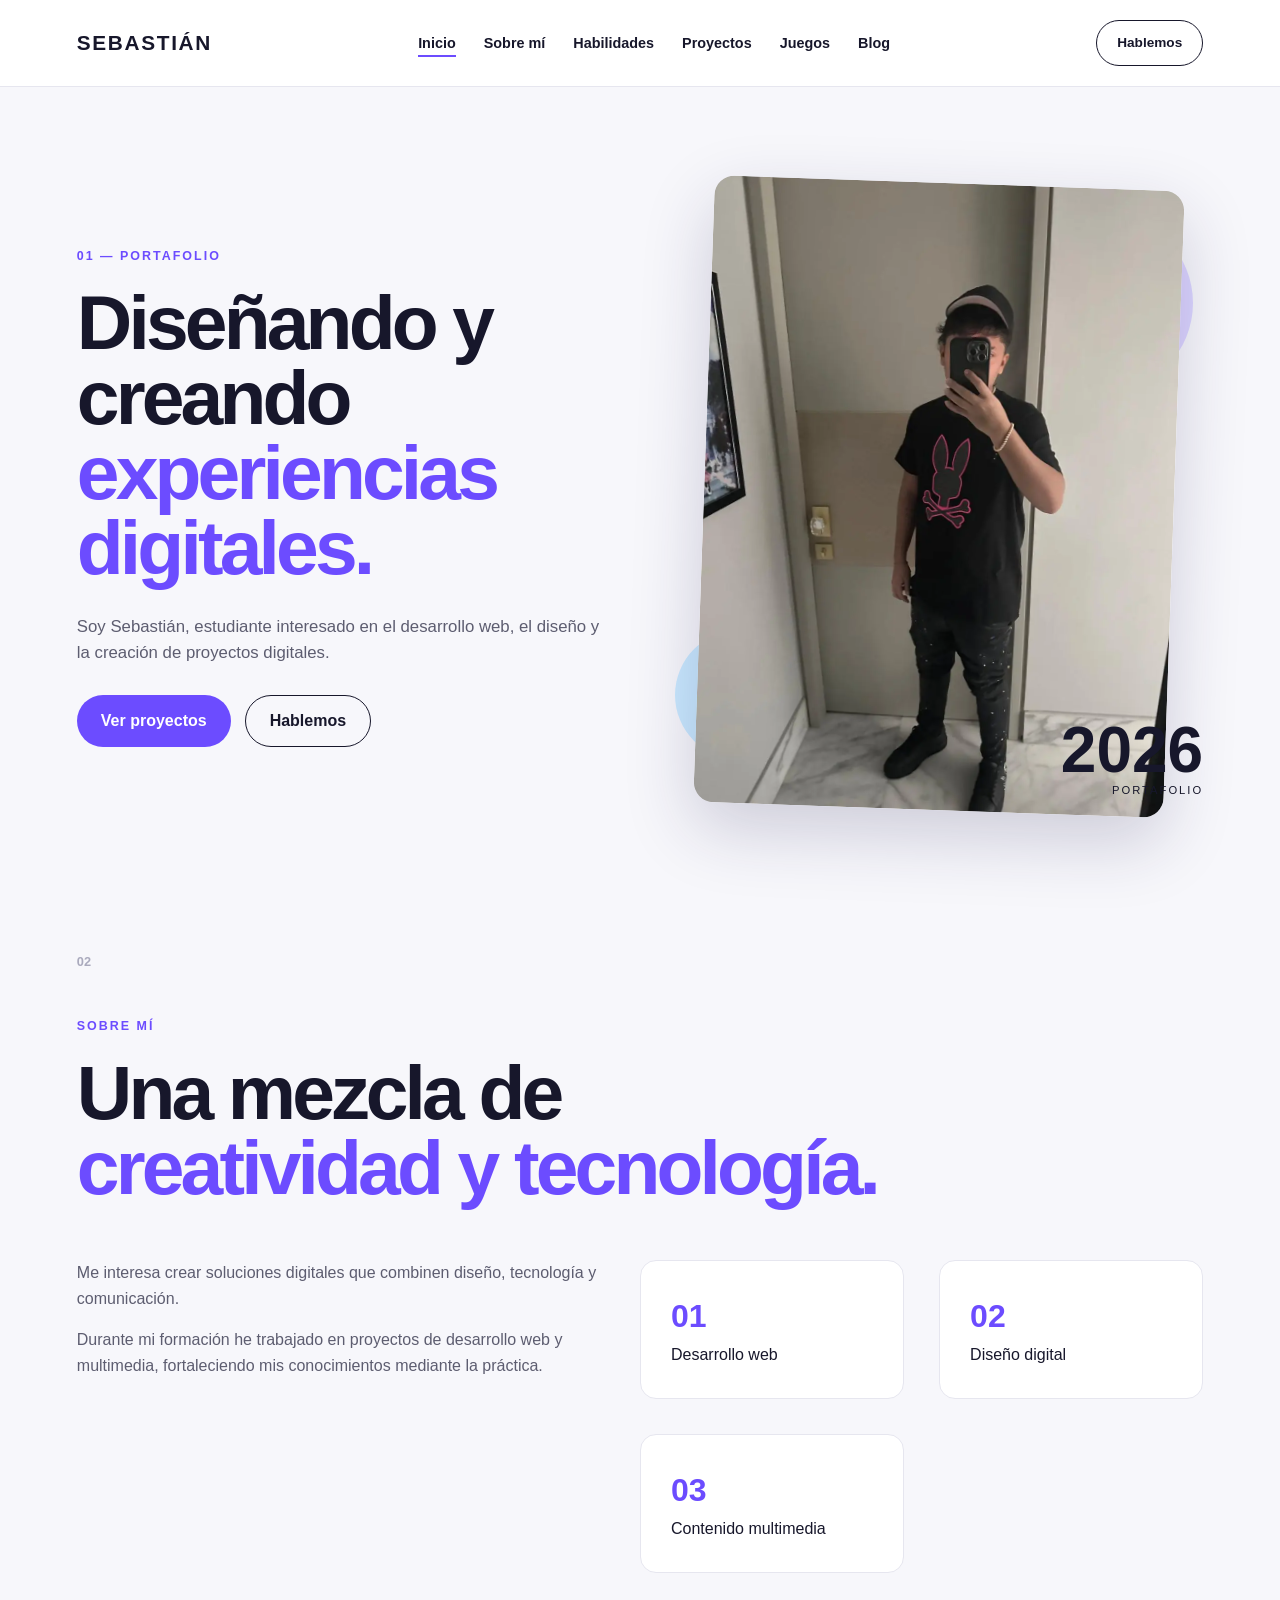
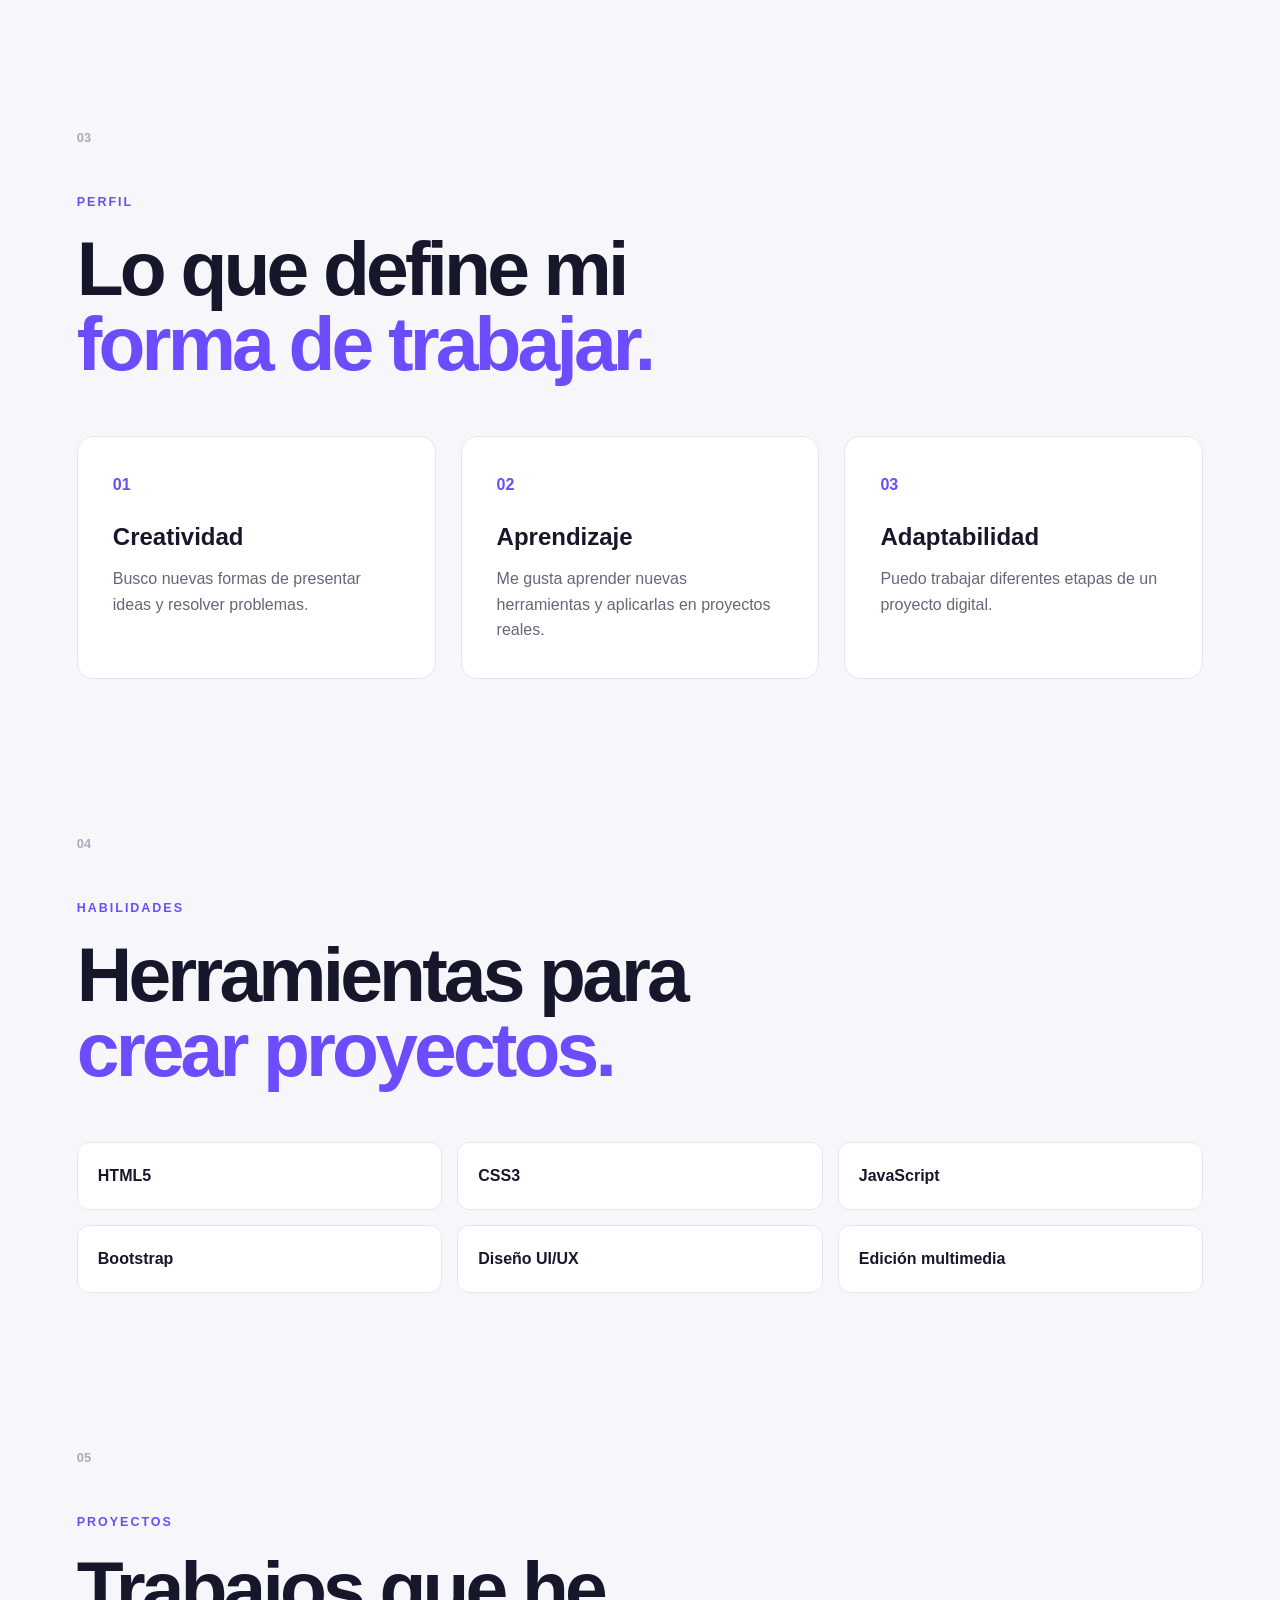
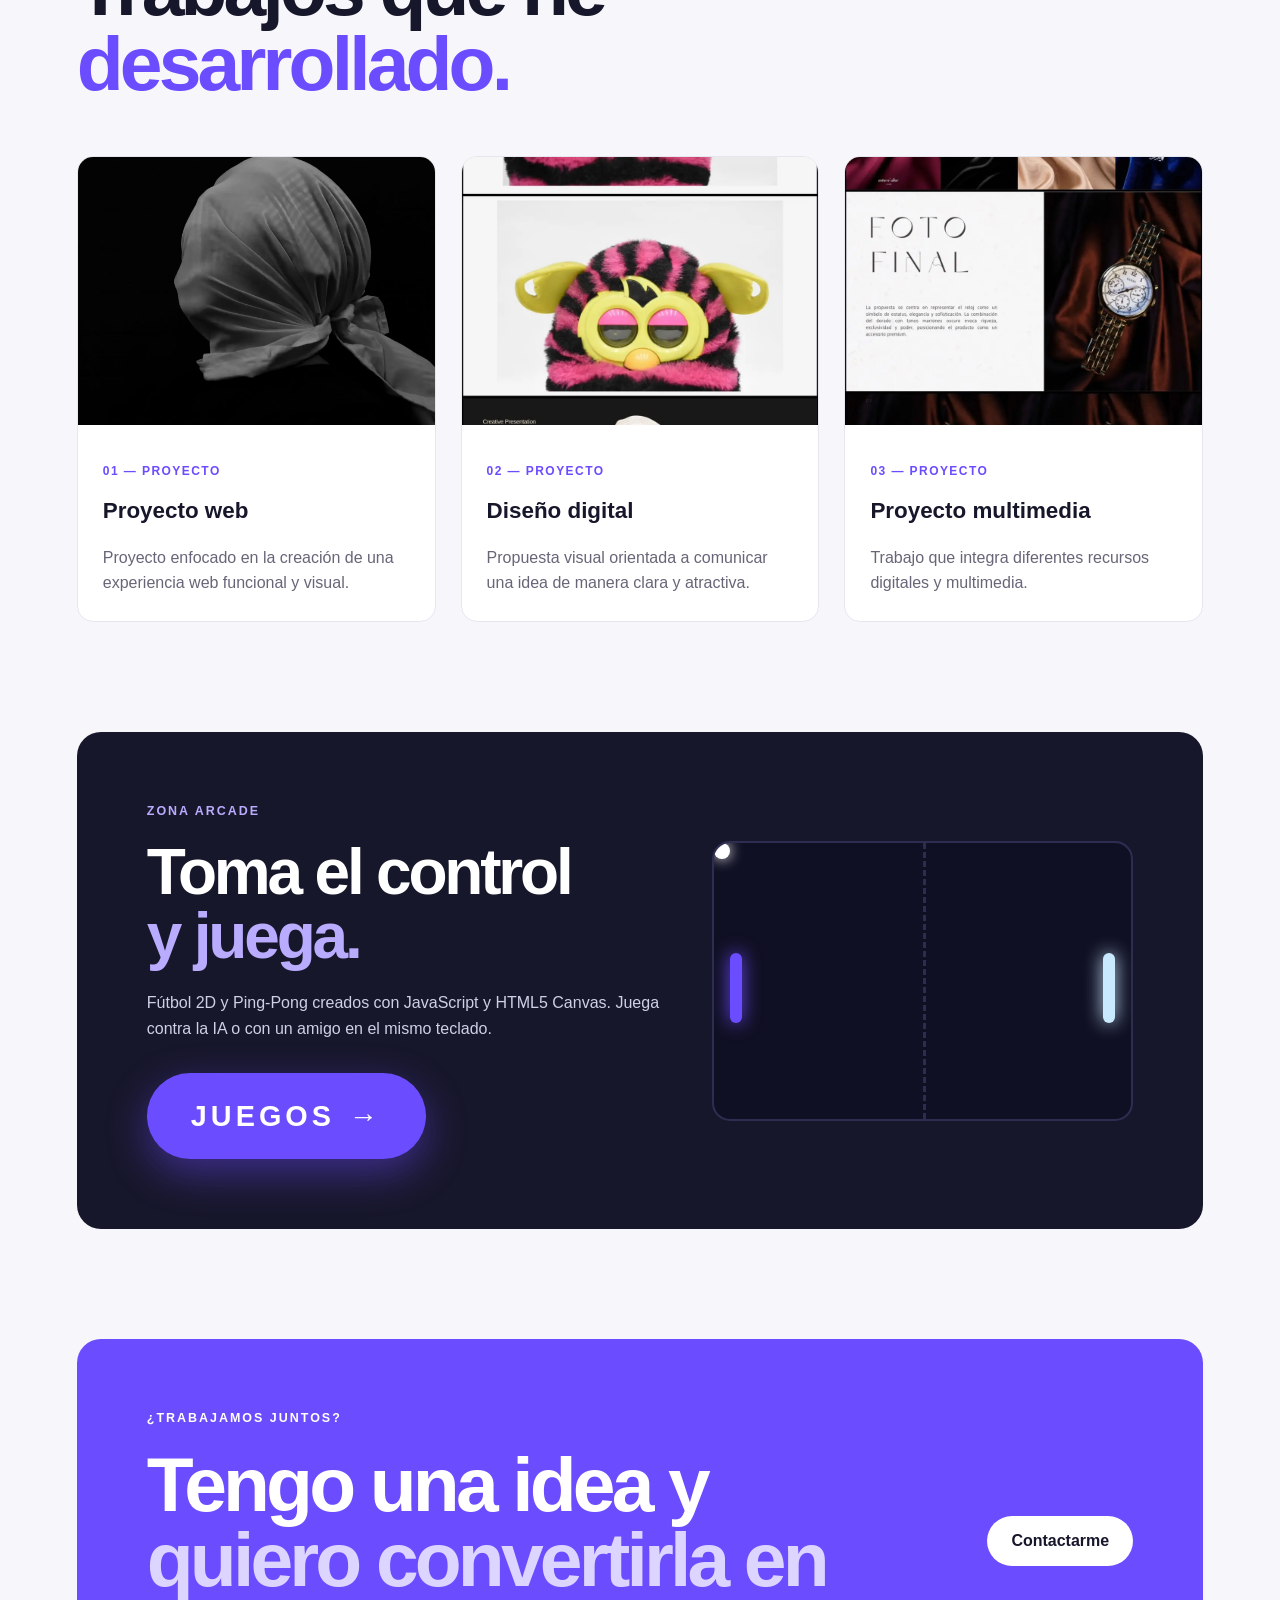
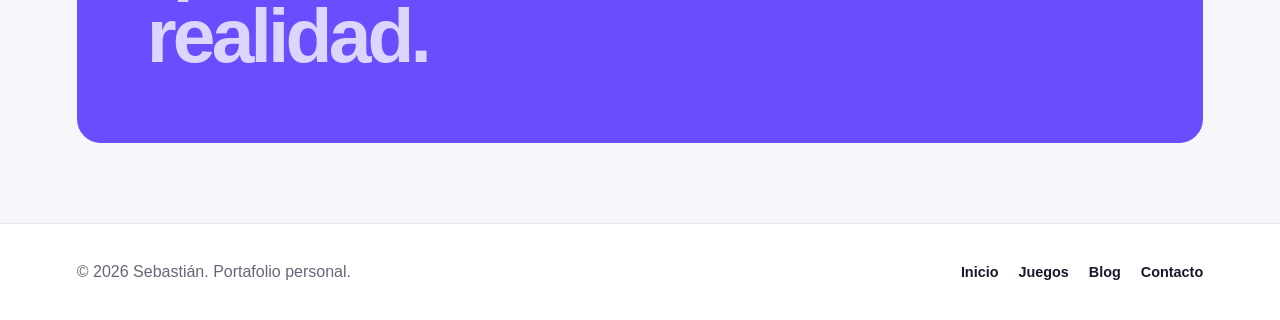
<file: index.html>
<!DOCTYPE html>
<html lang="es">
<head>
    <meta charset="UTF-8">
    <meta name="viewport" content="width=device-width, initial-scale=1.0">
    <meta name="description" content="Portafolio personal de Sebastián, estudiante y desarrollador web.">
    <title>Portafolio | Sebastián</title>
    <link rel="stylesheet" href="css/styles.css">
</head>
<body>

    <header class="site-header">
        <h1 class="logo-nombre">
            <a href="index.html" aria-label="Ir al inicio">SEBASTIÁN</a>
        </h1>

        <nav aria-label="Navegación principal">
            <ul class="nav-list">
                <li><a href="index.html" aria-current="page">Inicio</a></li>
                <li><a href="#sobre-mi">Sobre mí</a></li>
                <li><a href="#habilidades">Habilidades</a></li>
                <li><a href="#proyectos">Proyectos</a></li>
                <li><a href="juegos.html">Juegos</a></li>
                <li><a href="blog.html">Blog</a></li>
            </ul>
        </nav>

        <a class="boton-header" href="contacto.html">Hablemos</a>
    </header>

    <main>

        <section class="inicio" id="inicio" aria-labelledby="titulo-inicio">
            <div class="inicio-contenido">
                <div class="inicio-texto">
                    <p class="etiqueta">01 — PORTAFOLIO</p>
                    <h2 id="titulo-inicio">
                        Diseñando y creando
                        <span>experiencias digitales.</span>
                    </h2>
                    <p>
                        Soy Sebastián, estudiante interesado en el desarrollo web,
                        el diseño y la creación de proyectos digitales.
                    </p>
                    <div class="inicio-botones">
                        <a class="boton boton-principal" href="#proyectos">
                            Ver proyectos
                        </a>
                        <a class="boton boton-secundario" href="contacto.html">
                            Hablemos
                        </a>
                    </div>
                </div>

                <aside class="inicio-visual" aria-label="Imagen principal del portafolio">
                    <div class="forma forma-uno"></div>
                    <div class="forma forma-dos"></div>

                    <div class="portada-interactiva">
                        <img src="img/portada.webp" alt="Imagen de portada del portafolio de Sebastián">
                    </div>

                    <div class="numero">
                        <strong>2026</strong>
                        <span>PORTAFOLIO</span>
                    </div>
                </aside>
            </div>
        </section>

        <section class="seccion" id="sobre-mi" aria-labelledby="titulo-sobre-mi">
            <div class="seccion-numero">02</div>
            <div class="seccion-contenido">
                <p class="etiqueta">SOBRE MÍ</p>
                <h2 id="titulo-sobre-mi">
                    Una mezcla de
                    <span>creatividad y tecnología.</span>
                </h2>

                <div class="sobre-grid">
                    <div>
                        <p>
                            Me interesa crear soluciones digitales que combinen
                            diseño, tecnología y comunicación.
                        </p>
                        <p>
                            Durante mi formación he trabajado en proyectos de
                            desarrollo web y multimedia, fortaleciendo mis
                            conocimientos mediante la práctica.
                        </p>
                    </div>

                    <div class="sobre-dato">
                        <strong>01</strong>
                        <span>Desarrollo web</span>
                    </div>

                    <div class="sobre-dato">
                        <strong>02</strong>
                        <span>Diseño digital</span>
                    </div>

                    <div class="sobre-dato">
                        <strong>03</strong>
                        <span>Contenido multimedia</span>
                    </div>
                </div>
            </div>
        </section>

        <section class="seccion" aria-labelledby="titulo-estadisticas">
            <div class="seccion-numero">03</div>
            <div class="seccion-contenido">
                <p class="etiqueta">PERFIL</p>
                <h2 id="titulo-estadisticas">
                    Lo que define mi
                    <span>forma de trabajar.</span>
                </h2>

                <div class="stats-grid">
                    <article class="stat">
                        <strong>01</strong>
                        <h3>Creatividad</h3>
                        <p>
                            Busco nuevas formas de presentar ideas y resolver problemas.
                        </p>
                    </article>

                    <article class="stat">
                        <strong>02</strong>
                        <h3>Aprendizaje</h3>
                        <p>
                            Me gusta aprender nuevas herramientas y aplicarlas en proyectos reales.
                        </p>
                    </article>

                    <article class="stat">
                        <strong>03</strong>
                        <h3>Adaptabilidad</h3>
                        <p>
                            Puedo trabajar diferentes etapas de un proyecto digital.
                        </p>
                    </article>
                </div>
            </div>
        </section>

        <section class="seccion" id="habilidades" aria-labelledby="titulo-habilidades">
            <div class="seccion-numero">04</div>
            <div class="seccion-contenido">
                <p class="etiqueta">HABILIDADES</p>
                <h2 id="titulo-habilidades">
                    Herramientas para
                    <span>crear proyectos.</span>
                </h2>

                <ul class="habilidades-lista">
                    <li>HTML5</li>
                    <li>CSS3</li>
                    <li>JavaScript</li>
                    <li>Bootstrap</li>
                    <li>Diseño UI/UX</li>
                    <li>Edición multimedia</li>
                </ul>
            </div>
        </section>

        <section class="seccion" id="proyectos" aria-labelledby="titulo-proyectos">
            <div class="seccion-numero">05</div>
            <div class="seccion-contenido">
                <p class="etiqueta">PROYECTOS</p>
                <h2 id="titulo-proyectos">
                    Trabajos que he
                    <span>desarrollado.</span>
                </h2>

                <div class="proyectos-grid">
                    <article class="proyecto">
                        <div class="proyecto-imagen">
                            <img src="img/trabajos.webp" alt="Captura del primer proyecto realizado por Sebastián">
                        </div>
                        <div class="proyecto-info">
                            <p class="entrada-categoria">01 — PROYECTO</p>
                            <h3>Proyecto web</h3>
                            <p>Proyecto enfocado en la creación de una experiencia web funcional y visual.</p>
                        </div>
                    </article>

                    <article class="proyecto">
                        <div class="proyecto-imagen">
                            <img src="img/trabajos1.webp" alt="Captura del segundo proyecto realizado por Sebastián">
                        </div>
                        <div class="proyecto-info">
                            <p class="entrada-categoria">02 — PROYECTO</p>
                            <h3>Diseño digital</h3>
                            <p>Propuesta visual orientada a comunicar una idea de manera clara y atractiva.</p>
                        </div>
                    </article>

                    <article class="proyecto">
                        <div class="proyecto-imagen">
                            <img src="img/trabajos2.webp" alt="Captura del tercer proyecto realizado por Sebastián">
                        </div>
                        <div class="proyecto-info">
                            <p class="entrada-categoria">03 — PROYECTO</p>
                            <h3>Proyecto multimedia</h3>
                            <p>Trabajo que integra diferentes recursos digitales y multimedia.</p>
                        </div>
                    </article>
                </div>
            </div>
        </section>

        <section class="juegos-banner" id="juegos" aria-labelledby="titulo-juegos">
            <div class="juegos-texto">
                <p class="etiqueta">ZONA ARCADE</p>
                <h2 id="titulo-juegos">
                    Toma el control
                    <span>y juega.</span>
                </h2>
                <p>
                    Fútbol 2D y Ping-Pong creados con JavaScript y HTML5 Canvas.
                    Juega contra la IA o con un amigo en el mismo teclado.
                </p>
                <a class="boton-juegos" href="juegos.html">
                    Juegos <span aria-hidden="true">→</span>
                </a>
            </div>

            <div class="juegos-visual" aria-hidden="true">
                <div class="pala pala-izq"></div>
                <div class="pala pala-der"></div>
                <div class="pelota"></div>
            </div>
        </section>

        <section class="cta" aria-labelledby="titulo-cta">
            <div>
                <p class="etiqueta">¿TRABAJAMOS JUNTOS?</p>
                <h2 id="titulo-cta">
                    Tengo una idea y
                    <span>quiero convertirla en realidad.</span>
                </h2>
            </div>
            <a class="boton boton-blanco" href="contacto.html">Contactarme</a>
        </section>

    </main>

    <footer class="site-footer">
        <p>© 2026 Sebastián. Portafolio personal.</p>
        <nav aria-label="Navegación del pie de página">
            <ul>
                <li><a href="index.html">Inicio</a></li>
                <li><a href="juegos.html">Juegos</a></li>
                <li><a href="blog.html">Blog</a></li>
                <li><a href="contacto.html">Contacto</a></li>
            </ul>
        </nav>
    </footer>

    <script src="js/main.js"></script>
</body>
</html>
</file>
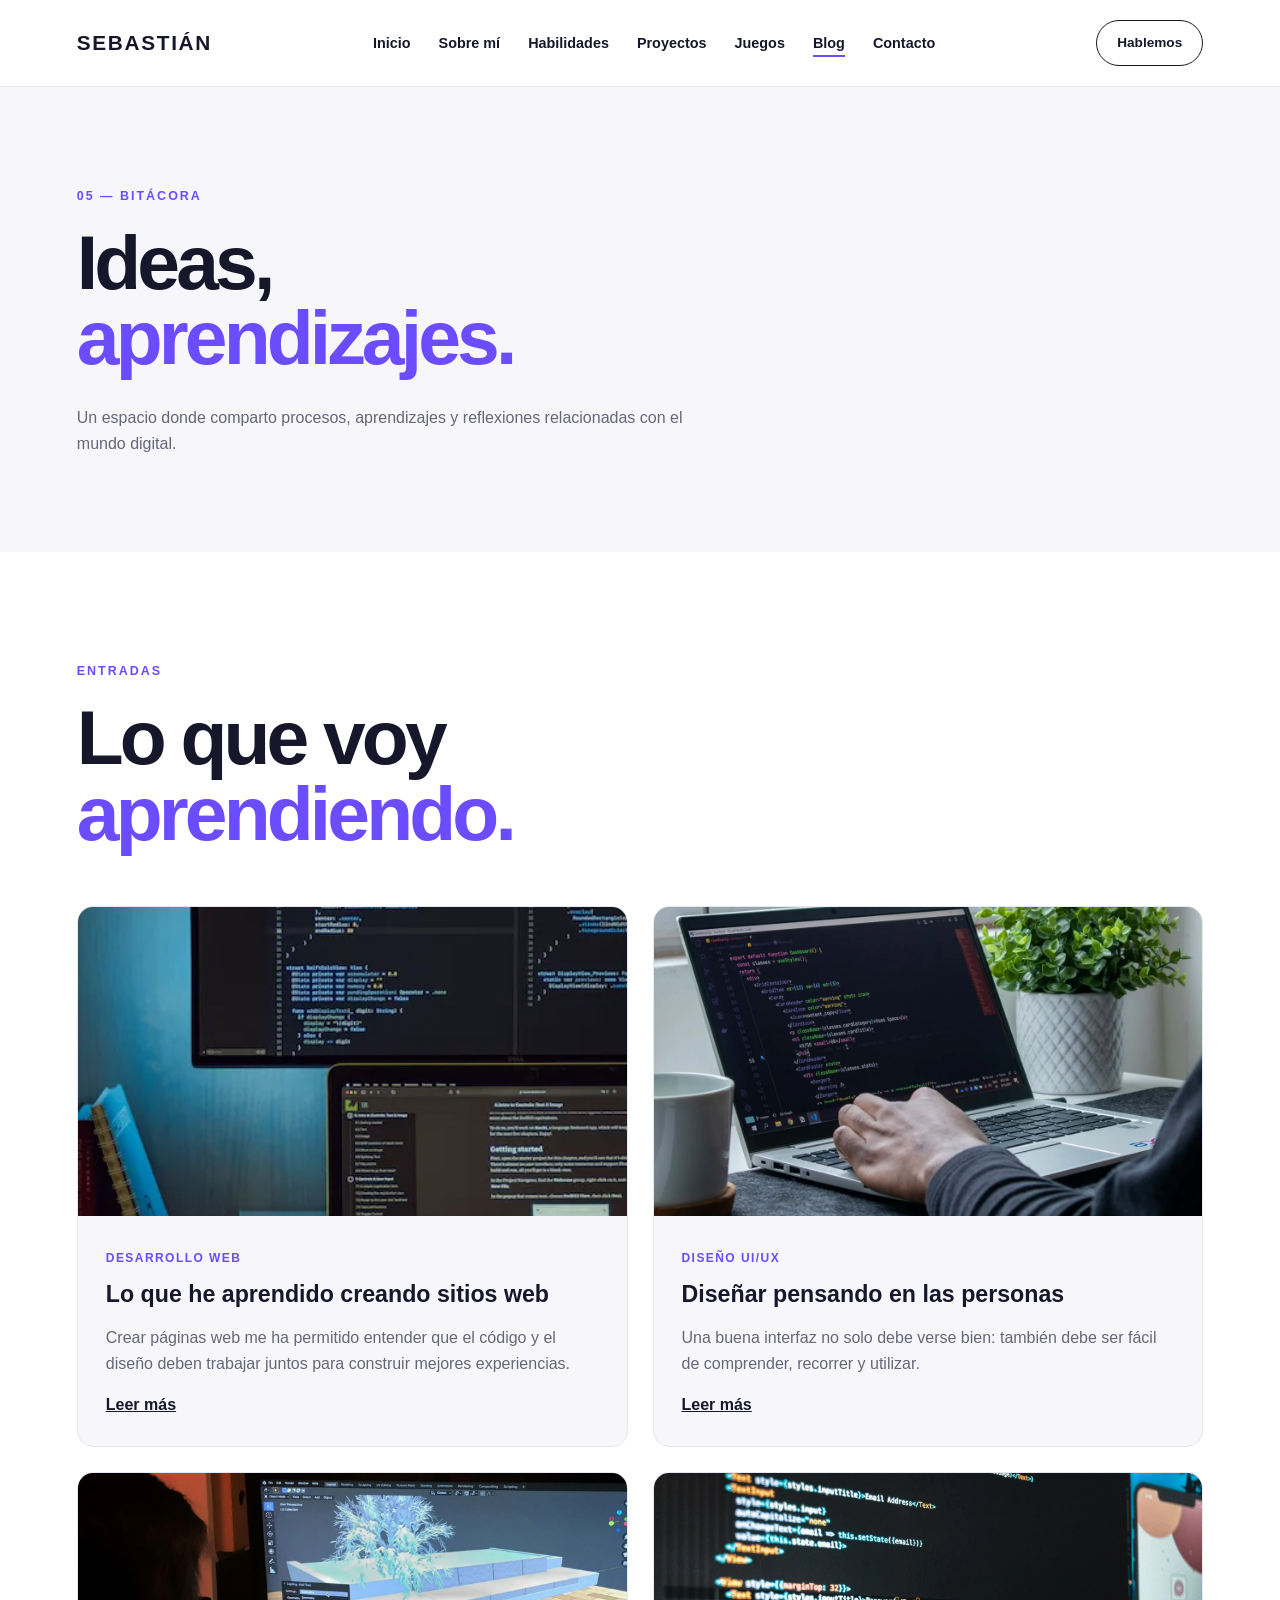
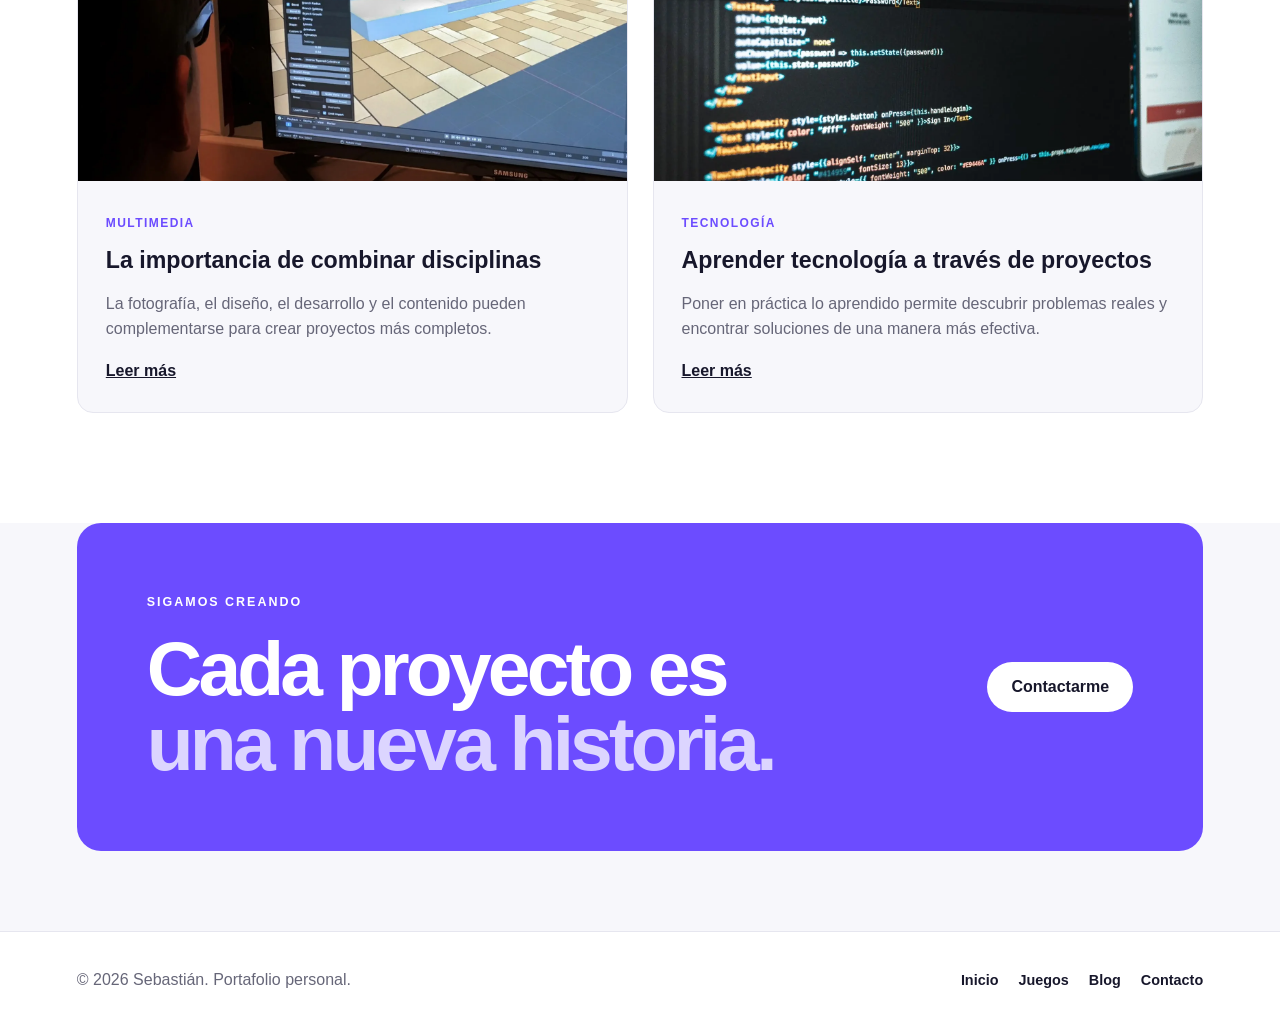
<file: blog.html>
<!DOCTYPE html>
<html lang="es">
<head>
    <meta charset="UTF-8">
    <meta name="viewport" content="width=device-width, initial-scale=1.0">
    <meta name="description" content="Blog y bitácora de Sebastián sobre desarrollo web, diseño y multimedia.">
    <title>Blog | Sebastián</title>
    <link rel="stylesheet" href="css/styles.css">
</head>
<body>

    <header class="site-header">
        <h1 class="logo-nombre">
            <a href="index.html" aria-label="Ir al inicio">SEBASTIÁN</a>
        </h1>

        <nav aria-label="Navegación principal">
            <ul class="nav-list">
                <li><a href="index.html">Inicio</a></li>
                <li><a href="index.html#sobre-mi">Sobre mí</a></li>
                <li><a href="index.html#habilidades">Habilidades</a></li>
                <li><a href="index.html#proyectos">Proyectos</a></li>
                <li><a href="juegos.html">Juegos</a></li>
                <li><a href="blog.html" aria-current="page">Blog</a></li>
                <li><a href="contacto.html">Contacto</a></li>
            </ul>
        </nav>

        <a class="boton-header" href="contacto.html">Hablemos</a>
    </header>

    <main>

        <section class="pagina-hero" aria-labelledby="titulo-blog">
            <p class="etiqueta">05 — BITÁCORA</p>
            <h2 id="titulo-blog">
                Ideas,
                <span>aprendizajes.</span>
            </h2>
            <p>
                Un espacio donde comparto procesos, aprendizajes y reflexiones
                relacionadas con el mundo digital.
            </p>
        </section>

        <section class="blog seccion" aria-labelledby="titulo-entradas">
            <div class="seccion-contenido">
                <p class="etiqueta">ENTRADAS</p>
                <h2 id="titulo-entradas">
                    Lo que voy
                    <span>aprendiendo.</span>
                </h2>

                <div class="blog-grid">

                    <article class="entrada-blog" id="entrada-1">
                        <div class="entrada-imagen">
                            <img src="img/imagen1.webp" alt="Imagen relacionada con desarrollo web">
                        </div>
                        <div class="entrada-contenido">
                            <span class="entrada-categoria">DESARROLLO WEB</span>
                            <h3>Lo que he aprendido creando sitios web</h3>
                            <p>
                                Crear páginas web me ha permitido entender que el código y
                                el diseño deben trabajar juntos para construir mejores experiencias.
                            </p>
                            <a href="#entrada-1">Leer más</a>
                        </div>
                    </article>

                    <article class="entrada-blog" id="entrada-2">
                        <div class="entrada-imagen">
                            <img src="img/imagen2.webp" alt="Imagen relacionada con diseño de interfaces">
                        </div>
                        <div class="entrada-contenido">
                            <span class="entrada-categoria">DISEÑO UI/UX</span>
                            <h3>Diseñar pensando en las personas</h3>
                            <p>
                                Una buena interfaz no solo debe verse bien: también debe ser
                                fácil de comprender, recorrer y utilizar.
                            </p>
                            <a href="#entrada-2">Leer más</a>
                        </div>
                    </article>

                    <article class="entrada-blog" id="entrada-3">
                        <div class="entrada-imagen">
                            <img src="img/imagen3.webp" alt="Imagen relacionada con creación multimedia">
                        </div>
                        <div class="entrada-contenido">
                            <span class="entrada-categoria">MULTIMEDIA</span>
                            <h3>La importancia de combinar disciplinas</h3>
                            <p>
                                La fotografía, el diseño, el desarrollo y el contenido pueden
                                complementarse para crear proyectos más completos.
                            </p>
                            <a href="#entrada-3">Leer más</a>
                        </div>
                    </article>

                    <article class="entrada-blog" id="entrada-4">
                        <div class="entrada-imagen">
                            <img src="img/imagen4.webp" alt="Imagen relacionada con tecnología">
                        </div>
                        <div class="entrada-contenido">
                            <span class="entrada-categoria">TECNOLOGÍA</span>
                            <h3>Aprender tecnología a través de proyectos</h3>
                            <p>
                                Poner en práctica lo aprendido permite descubrir problemas reales
                                y encontrar soluciones de una manera más efectiva.
                            </p>
                            <a href="#entrada-4">Leer más</a>
                        </div>
                    </article>

                </div>
            </div>
        </section>

        <section class="cta" aria-labelledby="titulo-blog-cta">
            <div>
                <p class="etiqueta">SIGAMOS CREANDO</p>
                <h2 id="titulo-blog-cta">
                    Cada proyecto es
                    <span>una nueva historia.</span>
                </h2>
            </div>
            <a class="boton boton-blanco" href="contacto.html">Contactarme</a>
        </section>

    </main>

    <footer class="site-footer">
        <p>© 2026 Sebastián. Portafolio personal.</p>
        <nav aria-label="Navegación del pie de página">
            <ul>
                <li><a href="index.html">Inicio</a></li>
                <li><a href="juegos.html">Juegos</a></li>
                <li><a href="blog.html">Blog</a></li>
                <li><a href="contacto.html">Contacto</a></li>
            </ul>
        </nav>
    </footer>

    <script src="js/main.js"></script>
</body>
</html>
</file>
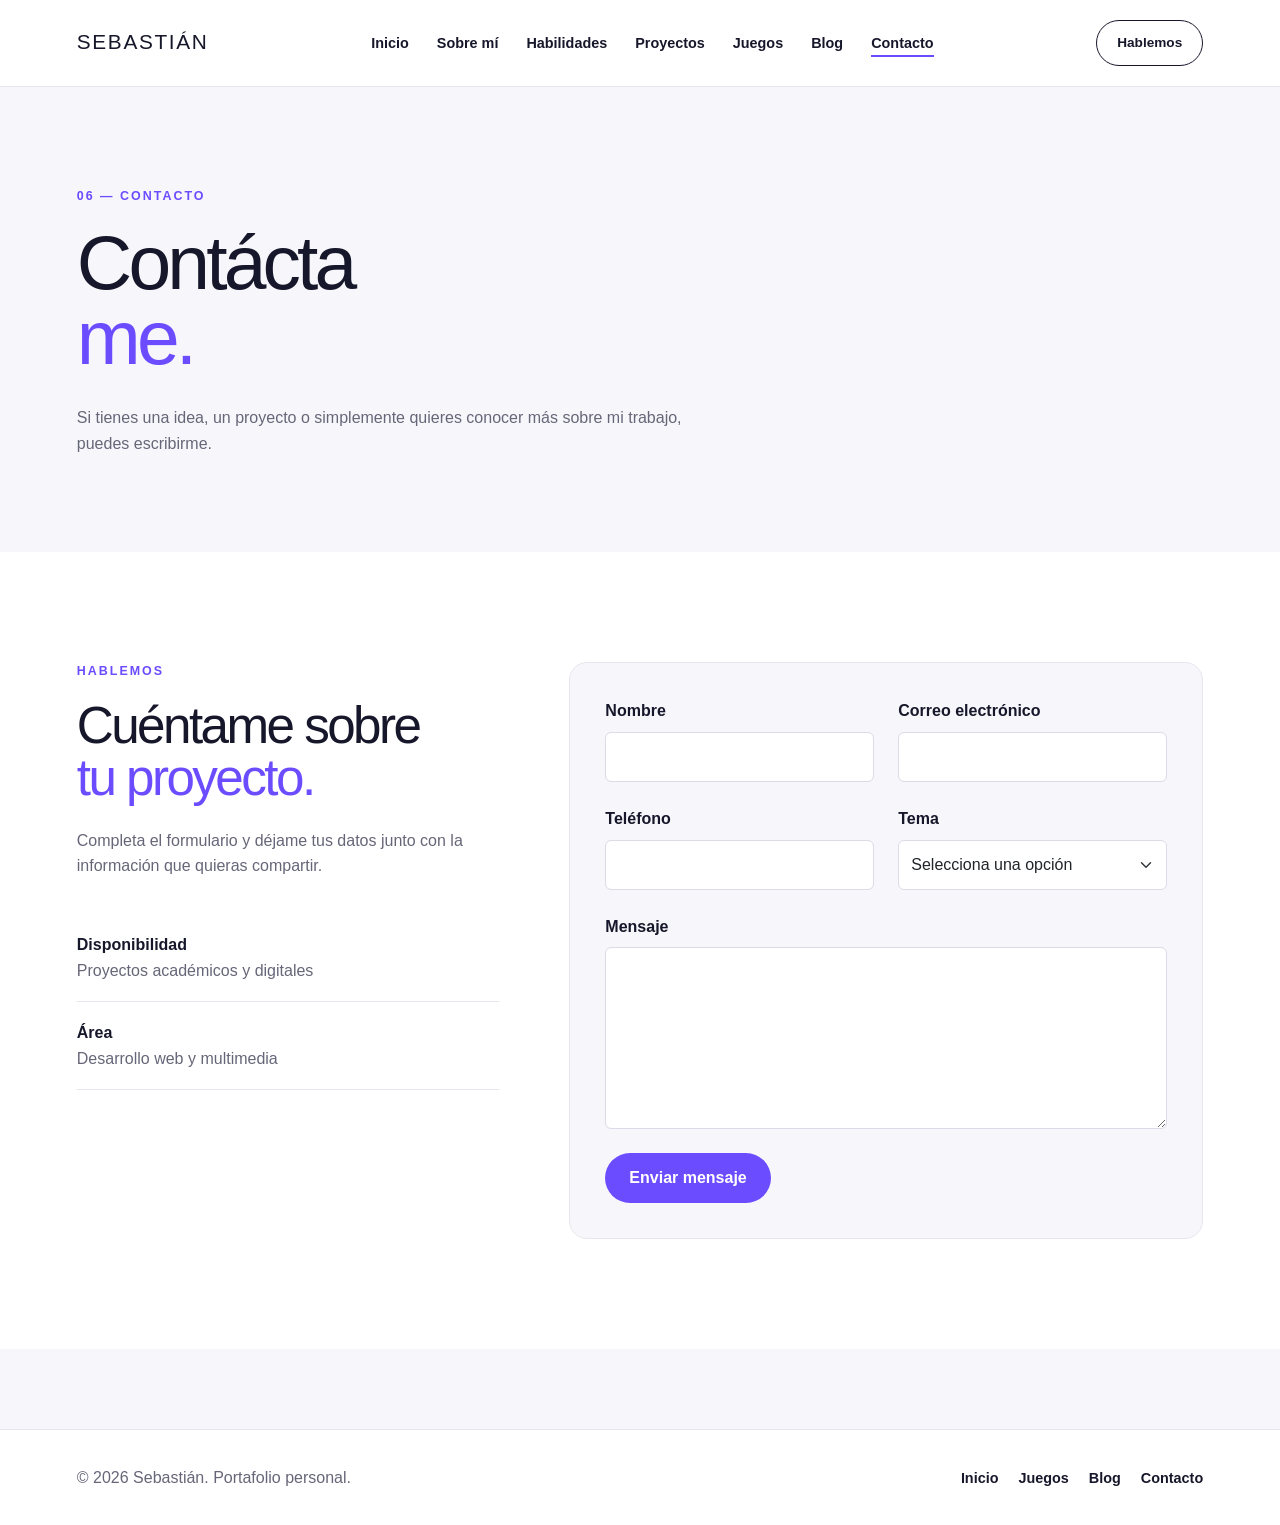
<file: contacto.html>
<!DOCTYPE html>
<html lang="es">
<head>
    <meta charset="UTF-8">
    <meta name="viewport" content="width=device-width, initial-scale=1.0">
    <meta name="description" content="Formulario de contacto del portafolio de Sebastián.">
    <title>Contacto | Sebastián</title>

    <link href="https://cdn.jsdelivr.net/npm/bootstrap@5.3.3/dist/css/bootstrap.min.css" rel="stylesheet" integrity="sha384-QWTKZyjpPEjISv5WaRU9OFeRpok6YctnYmDr5pNlyT2bXh0JMhjY6hW+ALEwIH" crossorigin="anonymous">
    <link rel="stylesheet" href="css/styles.css">
</head>
<body>

    <header class="site-header">
        <h1 class="logo-nombre">
            <a href="index.html" aria-label="Ir al inicio">SEBASTIÁN</a>
        </h1>

        <nav aria-label="Navegación principal">
            <ul class="nav-list">
                <li><a href="index.html">Inicio</a></li>
                <li><a href="index.html#sobre-mi">Sobre mí</a></li>
                <li><a href="index.html#habilidades">Habilidades</a></li>
                <li><a href="index.html#proyectos">Proyectos</a></li>
                <li><a href="juegos.html">Juegos</a></li>
                <li><a href="blog.html">Blog</a></li>
                <li><a href="contacto.html" aria-current="page">Contacto</a></li>
            </ul>
        </nav>

        <a class="boton-header" href="contacto.html">Hablemos</a>
    </header>

    <main>

        <section class="pagina-hero contacto-hero" aria-labelledby="titulo-contacto">
            <p class="etiqueta">06 — CONTACTO</p>
            <h2 id="titulo-contacto">
                Contácta<span>me.</span>
            </h2>
            <p>
                Si tienes una idea, un proyecto o simplemente quieres conocer
                más sobre mi trabajo, puedes escribirme.
            </p>
        </section>

        <section class="contacto seccion" aria-labelledby="titulo-contacto-formulario">
            <div class="seccion-contenido">
                <h2 id="titulo-contacto-formulario" class="visualmente-oculto">
                    Formulario de contacto
                </h2>

                <div class="contacto-grid">

                    <aside class="contacto-info">
                        <p class="etiqueta">HABLEMOS</p>
                        <h2 id="titulo-formulario">
                            Cuéntame sobre<span>tu proyecto.</span>
                        </h2>
                        <p>
                            Completa el formulario y déjame tus datos junto con
                            la información que quieras compartir.
                        </p>

                        <ul class="contacto-datos">
                            <li>
                                <strong>Disponibilidad</strong>
                                <span>Proyectos académicos y digitales</span>
                            </li>
                            <li>
                                <strong>Área</strong>
                                <span>Desarrollo web y multimedia</span>
                            </li>
                        </ul>
                    </aside>

                    <div class="formulario-contenedor">
                        <form action="#" method="post">
                            <div class="row g-4">

                                <div class="col-12 col-md-6">
                                    <label for="nombre" class="form-label">Nombre</label>
                                    <input type="text" class="form-control" id="nombre" name="nombre" autocomplete="name" required>
                                </div>

                                <div class="col-12 col-md-6">
                                    <label for="correo" class="form-label">Correo electrónico</label>
                                    <input type="email" class="form-control" id="correo" name="correo" autocomplete="email" required>
                                </div>

                                <div class="col-12 col-md-6">
                                    <label for="telefono" class="form-label">Teléfono</label>
                                    <input type="tel" class="form-control" id="telefono" name="telefono" autocomplete="tel">
                                </div>

                                <div class="col-12 col-md-6">
                                    <label for="tema" class="form-label">Tema</label>
                                    <select class="form-select" id="tema" name="tema" required>
                                        <option value="" selected disabled>Selecciona una opción</option>
                                        <option value="proyecto">Proyecto</option>
                                        <option value="colaboracion">Colaboración</option>
                                        <option value="consulta">Consulta</option>
                                        <option value="otro">Otro</option>
                                    </select>
                                </div>

                                <div class="col-12">
                                    <label for="mensaje" class="form-label">Mensaje</label>
                                    <textarea class="form-control" id="mensaje" name="mensaje" rows="7" required></textarea>
                                </div>

                                <div class="col-12">
                                    <button type="submit" class="boton boton-principal boton-enviar">
                                        Enviar mensaje
                                    </button>
                                </div>

                            </div>
                        </form>
                    </div>

                </div>
            </div>
        </section>

    </main>

    <footer class="site-footer">
        <p>© 2026 Sebastián. Portafolio personal.</p>
        <nav aria-label="Navegación del pie de página">
            <ul>
                <li><a href="index.html">Inicio</a></li>
                <li><a href="juegos.html">Juegos</a></li>
                <li><a href="blog.html">Blog</a></li>
                <li><a href="contacto.html">Contacto</a></li>
            </ul>
        </nav>
    </footer>

    <script src="js/main.js"></script>
</body>
</html>
</file>
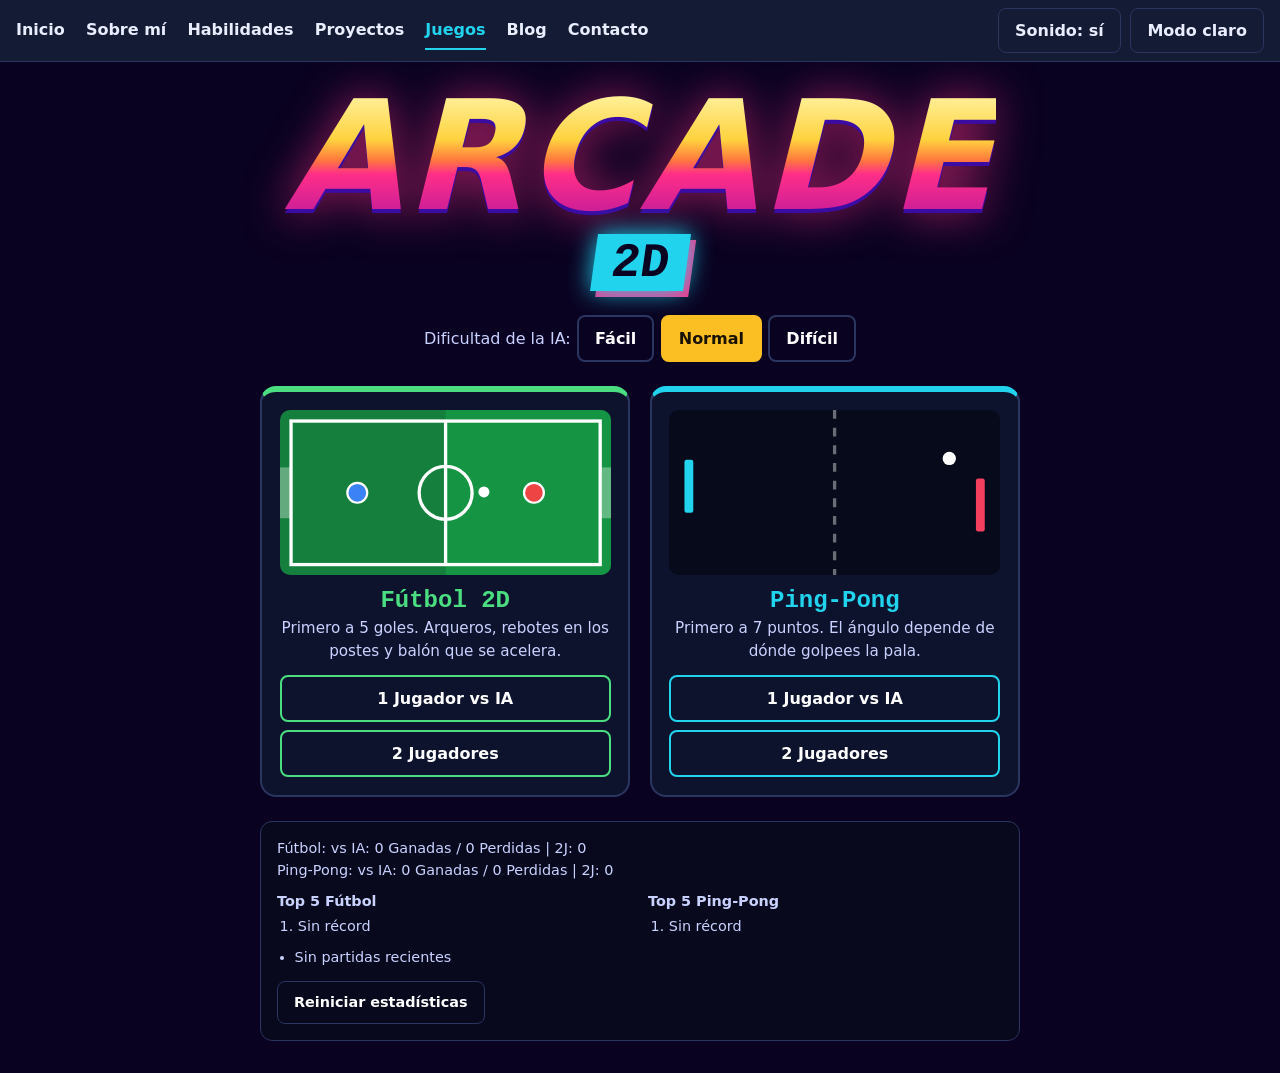
<file: juegos.html>
<!DOCTYPE html>
<html lang="es" data-theme="dark">
<head>
<meta charset="UTF-8">
<meta name="viewport" content="width=device-width, initial-scale=1">
<meta name="description" content="Arcade 2D con HTML5 Canvas: Fútbol 2D Atari y Ping-Pong, 1 jugador vs IA o 2 jugadores.">
<title>Juegos | Sebastián</title>
<style>
:root{--bg:#0b1020;--card:#141b34;--text:#e9edff;--muted:#a6b0d6;--accent:#22d3ee;--on:#04202a;--border:#2a3560}
[data-theme="light"]{--bg:#eef1ff;--card:#fff;--text:#111936;--muted:#46507a;--accent:#0e7490;--on:#fff;--border:#c5cdf0}
*{box-sizing:border-box}
body{margin:0;font-family:system-ui,-apple-system,"Segoe UI",sans-serif;background:var(--bg);color:var(--text);line-height:1.5}
[hidden]{display:none!important}
header{position:relative;z-index:2;display:flex;flex-wrap:wrap;gap:.4rem 1rem;align-items:center;justify-content:space-between;padding:.5rem 1rem;background:var(--card);border-bottom:1px solid var(--border)}
nav a{color:var(--text);text-decoration:none;font-weight:600;margin-right:1rem;padding:.4rem 0;display:inline-block}
nav a[aria-current]{color:var(--accent);border-bottom:2px solid var(--accent)}
button{font:inherit;font-weight:700;cursor:pointer;border:1px solid var(--border);background:var(--card);color:var(--text);padding:.6rem 1rem;border-radius:8px;min-height:44px}
button.primary{background:var(--accent);color:var(--on);border-color:var(--accent)}
button:focus-visible,a:focus-visible{outline:3px solid #fbbf24;outline-offset:2px}
#home{position:relative;min-height:calc(100vh - 58px);overflow:hidden;background:#0a0221;color:#fff}
#bg{position:absolute;inset:0;width:100%;height:100%}
.inner{position:relative;z-index:1;display:flex;flex-direction:column;align-items:center;gap:1.5rem;padding:1.4rem 1rem 2rem;text-align:center}
.logo{margin:0;line-height:.9;text-align:center;animation:on 1.7s backwards}
.logo b{display:block;font:900 italic clamp(3.4rem,15vw,9.5rem)/.95 Impact,"Arial Black",system-ui,sans-serif;letter-spacing:.02em;background:linear-gradient(#fff7ae 0,#ffd23f 38%,#ff7a3d 52%,#ff2e88 62%,#b5179e 100%);-webkit-background-clip:text;background-clip:text;color:transparent;filter:drop-shadow(0 4px 0 #3a0ca3) drop-shadow(0 0 22px rgba(255,46,136,.6))}
.logo i{display:inline-block;margin-top:.3rem;padding:.1rem 1.1rem;font:900 clamp(1.6rem,6vw,3rem) "Courier New",monospace;color:#0a0221;background:#22d3ee;transform:skew(-8deg);box-shadow:0 0 24px #22d3ee,6px 6px 0 #ff2e88}
@keyframes on{0%,18%{opacity:0}20%{opacity:1}24%{opacity:.15}30%{opacity:1}36%{opacity:.35}42%,100%{opacity:1}}
@keyframes rise{from{opacity:0;transform:translateY(40px)}}
.cards{display:grid;grid-template-columns:repeat(auto-fit,minmax(270px,1fr));gap:1.2rem;width:100%;max-width:760px}
.card{--c:#4ade80;background:rgba(16,23,48,.86);border:2px solid #2a3560;border-radius:16px;padding:1.1rem;backdrop-filter:blur(5px);transition:transform .2s,border-color .2s,box-shadow .2s}
.card:hover,.card:focus-within{transform:translateY(-6px);border-color:var(--c);box-shadow:0 10px 30px -8px var(--c)}
.card svg{width:100%;height:auto;border-radius:10px;display:block;margin-bottom:.7rem}
.card h2{margin:0 0 .2rem;font:800 1.5rem "Courier New",monospace;color:var(--c)}
.card p{margin:0 0 .8rem;color:#c9d2ff;font-size:.95rem}
.card .row{display:grid;gap:.5rem}
.card button{background:transparent;color:#fff;border:2px solid var(--c)}
.card button:hover{background:var(--c);color:#04110a}
.records{width:100%;max-width:760px;background:rgba(8,12,28,.8);border:1px solid #2a3560;border-radius:12px;padding:1rem;text-align:left;font-size:.9rem;color:#c9d2ff}
.records h2{margin:0 0 .4rem;font-size:1rem;color:#fff}
.records ul{margin:.4rem 0 .8rem;padding-left:1.1rem}
.records button{color:#fff;border-color:#2a3560;background:transparent;min-height:40px}
main{max-width:940px;margin:0 auto;padding:1rem}
h1{font-size:1.5rem;margin:.2rem 0 .7rem}
.hud{display:flex;flex-wrap:wrap;gap:.4rem 1.2rem;align-items:center;justify-content:space-between;margin-bottom:.6rem}
#score{font:800 1.5rem "Courier New",monospace;font-variant-numeric:tabular-nums}
.meta{color:var(--muted);font-size:.9rem}
.stage{position:relative;width:100%;max-width:900px;margin:0 auto}
#cv{display:block;width:100%;height:auto;border-radius:10px;border:2px solid var(--border);background:#060a1a}
#overlay{position:absolute;inset:0;display:flex;flex-direction:column;align-items:center;justify-content:center;gap:.7rem;text-align:center;padding:1rem;background:rgba(6,10,26,.84);border-radius:10px;color:#fff}
#overlay h2{font:800 clamp(1.4rem,4.5vw,2.2rem) "Courier New",monospace;margin:0}
#overlay p{margin:0;max-width:34rem;color:#d4dcff}
.row2{display:flex;flex-wrap:wrap;gap:.6rem;justify-content:center}
.tools{display:flex;gap:.6rem;flex-wrap:wrap;margin-top:.7rem;justify-content:center}
.panel{background:var(--card);border:1px solid var(--border);border-radius:10px;padding:1rem;margin-top:1rem}
.panel h2{font-size:1.05rem;margin:0 0 .5rem}
.panel ul{margin:0;padding-left:1.2rem}
kbd{background:var(--bg);border:1px solid var(--border);border-bottom-width:2px;border-radius:4px;padding:0 .35rem;font-size:.85em}
.seg{display:flex;gap:.4rem;align-items:center;justify-content:center;flex-wrap:wrap;color:#c9d2ff}
.seg button{color:#fff;background:transparent;border:2px solid #2a3560;min-height:40px}
.seg button[aria-pressed="true"]{background:#fbbf24;color:#1a1200;border-color:#fbbf24}
.tops{display:grid;grid-template-columns:repeat(auto-fit,minmax(220px,1fr));gap:.5rem 1rem;margin:.6rem 0}
.tops ol{margin:.2rem 0 0;padding-left:1.3rem}
.pads{display:flex;justify-content:space-between;gap:1rem;margin-top:.8rem;user-select:none}
.pad{display:grid;grid-template:repeat(3,56px)/repeat(3,56px);gap:4px}
.pad button{padding:0;font-size:1.3rem;touch-action:none;min-height:0}
#ini{font:800 1.4rem "Courier New",monospace;text-transform:uppercase;width:6.5rem;text-align:center;letter-spacing:.3em;padding:.5rem;border-radius:8px;border:2px solid #fbbf24;background:#0b1020;color:#fff}
.card{border-top:6px solid var(--c);animation:rise .7s backwards .9s}
.card:nth-child(2){animation-delay:1.1s}
.seg{animation:rise .7s backwards .7s}
.stage::after{content:"";position:absolute;inset:0;border-radius:10px;pointer-events:none;background:repeating-linear-gradient(0deg,rgba(0,0,0,.14) 0 1px,transparent 1px 3px);box-shadow:inset 0 0 70px rgba(0,0,0,.55)}
@media (prefers-reduced-motion:reduce){.logo,.card,.seg{animation:none}.card{transition:none}}
</style>
</head>
<body>
<header>
  <nav aria-label="Navegación principal">
    <a href="index.html">Inicio</a>
    <a href="index.html#sobre-mi">Sobre mí</a>
    <a href="index.html#habilidades">Habilidades</a>
    <a href="index.html#proyectos">Proyectos</a>
    <a href="juegos.html" aria-current="page">Juegos</a>
    <a href="blog.html">Blog</a>
    <a href="contacto.html">Contacto</a>
  </nav>
  <div class="row2">
    <button id="btnSound" type="button" aria-pressed="true">Sonido: sí</button>
    <button id="btnTheme" type="button" aria-label="Cambiar entre modo claro y oscuro">Modo claro</button>
  </div>
</header>

<section id="home" aria-label="Portada del arcade">
  <canvas id="bg" aria-hidden="true"></canvas>
  <div class="inner">
    <h1 class="logo"><b>ARCADE</b><i>2D</i></h1>
    <div class="seg" role="group" aria-label="Dificultad de la IA"><span>Dificultad de la IA:</span>
      <button type="button" data-diff="0" aria-pressed="false">Fácil</button><button type="button" data-diff="1" aria-pressed="true">Normal</button><button type="button" data-diff="2" aria-pressed="false">Difícil</button></div>
    <div class="cards">
      <article class="card" style="--c:#4ade80">
        <svg viewBox="0 0 300 150" role="img" aria-label="Cancha de fútbol">
          <rect width="300" height="150" fill="#15803d"/><rect x="150" width="150" height="150" fill="#16a34a" opacity=".6"/>
          <rect x="10" y="10" width="280" height="130" fill="none" stroke="#fff" stroke-width="3"/><line x1="150" y1="10" x2="150" y2="140" stroke="#fff" stroke-width="3"/>
          <circle cx="150" cy="75" r="24" fill="none" stroke="#fff" stroke-width="3"/><rect x="0" y="52" width="10" height="46" fill="#ffffff55"/><rect x="290" y="52" width="10" height="46" fill="#ffffff55"/>
          <circle cx="70" cy="75" r="9" fill="#3b82f6" stroke="#fff" stroke-width="2"/><circle cx="230" cy="75" r="9" fill="#ef4444" stroke="#fff" stroke-width="2"/><circle cx="168" cy="82" r="5" fill="#fff"><animate attributeName="cx" values="168;215;168;120;168" dur="3s" repeatCount="indefinite"/><animate attributeName="cy" values="82;60;82;96;82" dur="3s" repeatCount="indefinite"/></circle>
        </svg>
        <h2>Fútbol 2D</h2>
        <p>Primero a 5 goles. Arqueros, rebotes en los postes y balón que se acelera.</p>
        <div class="row">
          <button type="button" data-game="futbol" data-mode="1">1 Jugador vs IA</button>
          <button type="button" data-game="futbol" data-mode="2">2 Jugadores</button>
        </div>
      </article>
      <article class="card" style="--c:#22d3ee">
        <svg viewBox="0 0 300 150" role="img" aria-label="Mesa de Ping-Pong">
          <rect width="300" height="150" fill="#060a1a"/><line x1="150" y1="0" x2="150" y2="150" stroke="#ffffff66" stroke-width="3" stroke-dasharray="8 8"/>
          <rect x="14" y="45" width="8" height="48" rx="2" fill="#22d3ee"/><rect x="278" y="62" width="8" height="48" rx="2" fill="#f43f5e"/><circle cx="190" cy="70" r="6" fill="#fff"><animate attributeName="cx" values="40;260;40" dur="2.4s" repeatCount="indefinite"/><animate attributeName="cy" values="40;110;40;110;40" dur="2.4s" repeatCount="indefinite"/></circle>
        </svg>
        <h2>Ping-Pong</h2>
        <p>Primero a 7 puntos. El ángulo depende de dónde golpees la pala.</p>
        <div class="row">
          <button type="button" data-game="pong" data-mode="1">1 Jugador vs IA</button>
          <button type="button" data-game="pong" data-mode="2">2 Jugadores</button>
        </div>
      </article>
    </div>
    <section class="records" aria-label="Récords guardados en el navegador">
      <div>Fútbol: <span id="recF"></span></div>
      <div>Ping-Pong: <span id="recP"></span></div>
      <div class="tops"><div><strong>Top 5 Fútbol</strong><ol id="topF"></ol></div><div><strong>Top 5 Ping-Pong</strong><ol id="topP"></ol></div></div>
      <ul id="history"></ul>
      <button id="btnReset" type="button">Reiniciar estadísticas</button>
    </section>
  </div>
</section>

<main id="gameView" hidden>
  <div class="hud">
    <div id="score" aria-live="polite">J1 0 – 0 IA</div>
    <div class="meta"><span id="gTitle"></span> · Velocidad de la bola: <span id="spd">0</span> · <span id="fps">60</span> FPS</div>
  </div>
  <div class="stage">
    <canvas id="cv" width="900" height="520" role="img" aria-label="Área de juego"></canvas>
    <div id="overlay">
      <h2 id="ovTitle"></h2><p id="ovText"></p>
      <div id="iniRow" class="row2" hidden><input id="ini" maxlength="3" autocomplete="off" aria-label="Tus iniciales (3 letras)" placeholder="AAA"><button id="bSave" class="primary" type="button">Guardar récord</button></div>
      <div class="row2"><button id="bMain" class="primary" type="button">Empezar</button><button id="bMenu" type="button">Menú</button></div>
    </div>
  </div>
  <div class="tools"><button id="btnPause" type="button">Pausa (Espacio)</button><button id="btnMenu" type="button">Volver al menú</button><button id="btnTouch" type="button" aria-pressed="false">Controles táctiles</button></div>
  <div id="pads" class="pads" hidden><div class="pad" id="pad1" role="group" aria-label="Controles del jugador 1"></div><div class="pad" id="pad2" role="group" aria-label="Controles del jugador 2"></div></div>
  <section class="panel" aria-label="Controles"><ul id="help"></ul></section>
</main>

<script src="js/main.js"></script>
<script src="js/juegos.js"></script>
</body>
</html>
</file>
<file: css/styles.css>
/* =========================
   RESET Y ESTILOS BASE
========================= */

* {
    box-sizing: border-box;
}

html {
    scroll-behavior: smooth;
}

body {
    margin: 0;
    overflow-x: hidden;
    font-family: Arial, Helvetica, sans-serif;
    background: #f7f7fb;
    color: #17172b;
    line-height: 1.6;
}

img {
    display: block;
    max-width: 100%;
}

a {
    color: inherit;
    text-decoration: none;
}

ul {
    margin: 0;
    padding: 0;
    list-style: none;
}


/* =========================
   HEADER / NAVEGACIÓN
========================= */

.site-header {
    width: 100%;
    min-height: 80px;
    padding: 20px 6%;
    display: flex;
    align-items: center;
    justify-content: space-between;
    gap: 30px;
    background: #ffffff;
    border-bottom: 1px solid #e6e6ef;
}

.logo-nombre {
    margin: 0;
    font-size: 1.3rem;
    letter-spacing: 0.08em;
}

.logo-nombre a {
    display: inline-block;
    transition: transform 0.3s ease, opacity 0.3s ease;
}

.logo-nombre a:hover {
    transform: translateY(-2px);
    opacity: 0.7;
}

.nav-list {
    display: flex;
    align-items: center;
    justify-content: center;
    gap: 28px;
}

.nav-list a {
    position: relative;
    font-size: 0.9rem;
    font-weight: 600;
}

.nav-list a::after {
    content: "";
    position: absolute;
    left: 0;
    bottom: -6px;
    width: 0;
    height: 2px;
    background: #6c4cff;
    transition: width 0.3s ease;
}

.nav-list a:hover::after,
.nav-list a[aria-current="page"]::after {
    width: 100%;
}

.boton-header {
    padding: 11px 20px;
    border: 1px solid #17172b;
    border-radius: 999px;
    font-size: 0.85rem;
    font-weight: 700;
    transition: 0.3s ease;
}

.boton-header:hover {
    background: #17172b;
    color: #ffffff;
}


/* =========================
   BOTONES
========================= */

.boton {
    display: inline-flex;
    align-items: center;
    justify-content: center;
    min-height: 48px;
    padding: 12px 24px;
    border-radius: 999px;
    font-weight: 700;
    transition: transform 0.3s ease, background 0.3s ease;
}

.boton:hover {
    transform: translateY(-3px);
}

.boton-principal {
    background: #6c4cff;
    color: #ffffff;
}

.boton-principal:hover {
    background: #5436dc;
}

.boton-secundario {
    border: 1px solid #17172b;
}

.boton-secundario:hover {
    background: #17172b;
    color: #ffffff;
}

.boton-blanco {
    background: #ffffff;
    color: #17172b;
}

.boton-enviar {
    border: 0;
    cursor: pointer;
}


/* =========================
   HERO INICIO
========================= */

.inicio {
    min-height: calc(100vh - 80px);
    padding: 80px 6%;
    display: flex;
    align-items: center;
}

.inicio-contenido {
    width: 100%;
    max-width: 1300px;
    margin: 0 auto;
    display: grid;
    grid-template-columns: 1fr 1fr;
    gap: 70px;
    align-items: center;
}

.etiqueta {
    margin: 0 0 18px;
    color: #6c4cff;
    font-size: 0.78rem;
    font-weight: 800;
    letter-spacing: 0.16em;
}

.inicio-texto h2,
.pagina-hero h2,
.seccion-contenido h2,
.cta h2 {
    margin: 0;
    font-size: clamp(2.5rem, 6vw, 5.5rem);
    line-height: 0.98;
    letter-spacing: -0.05em;
}

.inicio-texto h2 span,
.pagina-hero h2 span,
.seccion-contenido h2 span,
.cta h2 span {
    display: block;
    color: #6c4cff;
}

.inicio-texto > p:not(.etiqueta) {
    max-width: 600px;
    margin: 28px 0;
    color: #5d5d70;
    font-size: 1.05rem;
}

.inicio-botones {
    display: flex;
    flex-wrap: wrap;
    gap: 14px;
}

.inicio-visual {
    position: relative;
    min-height: 540px;
    display: flex;
    align-items: center;
    justify-content: center;
}

.portada-interactiva {
    position: relative;
    z-index: 3;
    width: min(100%, 470px);
    border-radius: 20px;
    overflow: hidden;
    transform: rotate(2deg);
    box-shadow: 0 25px 70px rgba(35, 28, 80, 0.2);
    transition: transform 0.5s ease, box-shadow 0.5s ease;
}

.portada-interactiva:hover {
    transform: rotate(0deg) scale(1.03);
    box-shadow: 0 30px 80px rgba(35, 28, 80, 0.28);
}

.portada-interactiva img {
    width: 100%;
    height: auto;
}

.forma {
    position: absolute;
    border-radius: 50%;
}

.forma-uno {
    width: 180px;
    height: 180px;
    top: 30px;
    right: 10px;
    background: #dcd5ff;
}

.forma-dos {
    width: 130px;
    height: 130px;
    bottom: 50px;
    left: 0;
    background: #c9e9ff;
}

.numero {
    position: absolute;
    right: 0;
    bottom: 10px;
    z-index: 4;
    display: flex;
    flex-direction: column;
    align-items: flex-end;
}

.numero strong {
    font-size: 4rem;
    line-height: 1;
}

.numero span {
    font-size: 0.7rem;
    letter-spacing: 0.18em;
}


/* =========================
   SECCIONES
========================= */

.seccion {
    position: relative;
    padding: 110px 6%;
}

.seccion-numero {
    position: absolute;
    top: 45px;
    left: 6%;
    color: #aaaabd;
    font-size: 0.8rem;
    font-weight: 800;
}

.seccion-contenido {
    width: 100%;
    max-width: 1300px;
    margin: 0 auto;
}

.seccion-contenido > h2 {
    max-width: 900px;
    margin-bottom: 55px;
}


/* =========================
   SOBRE MÍ
========================= */

.sobre-grid {
    display: grid;
    grid-template-columns: 2fr 1fr 1fr;
    gap: 35px;
    align-items: stretch;
}

.sobre-grid > div:first-child {
    grid-row: span 2;
}

.sobre-grid p {
    margin-top: 0;
    color: #5d5d70;
}

.sobre-dato {
    padding: 30px;
    background: #ffffff;
    border: 1px solid #e6e6ef;
    border-radius: 16px;
    display: flex;
    flex-direction: column;
    justify-content: space-between;
}

.sobre-dato strong {
    color: #6c4cff;
    font-size: 2rem;
}


/* =========================
   ESTADÍSTICAS / PERFIL
========================= */

.stats-grid {
    display: grid;
    grid-template-columns: repeat(3, 1fr);
    gap: 25px;
}

.stat {
    padding: 35px;
    background: #ffffff;
    border-radius: 16px;
    border: 1px solid #e6e6ef;
}

.stat strong {
    color: #6c4cff;
}

.stat h3 {
    margin: 20px 0 10px;
    font-size: 1.5rem;
}

.stat p {
    margin: 0;
    color: #666678;
}


/* =========================
   HABILIDADES
========================= */

.habilidades-lista {
    display: grid;
    grid-template-columns: repeat(3, 1fr);
    gap: 15px;
}

.habilidades-lista li {
    padding: 20px;
    background: #ffffff;
    border: 1px solid #e6e6ef;
    border-radius: 12px;
    font-weight: 700;
}


/* =========================
   PROYECTOS
========================= */

.proyectos-grid {
    display: grid;
    grid-template-columns: repeat(3, 1fr);
    gap: 25px;
}

.proyecto {
    overflow: hidden;
    background: #ffffff;
    border: 1px solid #e6e6ef;
    border-radius: 16px;
}

.proyecto-imagen {
    overflow: hidden;
    aspect-ratio: 4 / 3;
}

.proyecto-imagen img {
    width: 100%;
    height: 100%;
    object-fit: cover;
    transition: transform 0.5s ease;
}

.proyecto:hover .proyecto-imagen img {
    transform: scale(1.05);
}

.proyecto-info {
    padding: 25px;
}

.proyecto-info h3 {
    margin: 10px 0;
    font-size: 1.4rem;
}

.proyecto-info p:last-child {
    margin-bottom: 0;
    color: #666678;
}


/* =========================
   PÁGINAS INTERNAS
========================= */

.pagina-hero {
    padding: 100px 6% 80px;
    max-width: 1300px;
    margin: 0 auto;
}

.pagina-hero h2 {
    max-width: 900px;
}

.pagina-hero > p:last-child {
    max-width: 650px;
    margin-top: 30px;
    color: #666678;
}


/* =========================
   BLOG
========================= */

.blog {
    background: #ffffff;
}

.blog-grid {
    display: flex;
    flex-wrap: wrap;
    gap: 25px;
}

.entrada-blog {
    flex: 1 1 calc(50% - 13px);
    min-width: 280px;
    overflow: hidden;
    background: #f7f7fb;
    border: 1px solid #e6e6ef;
    border-radius: 16px;
}

.entrada-imagen {
    aspect-ratio: 16 / 9;
    overflow: hidden;
}

.entrada-imagen img {
    width: 100%;
    height: 100%;
    object-fit: cover;
    transition: transform 0.5s ease;
}

.entrada-blog:hover .entrada-imagen img {
    transform: scale(1.04);
}

.entrada-contenido {
    padding: 28px;
}

.entrada-categoria {
    color: #6c4cff;
    font-size: 0.75rem;
    font-weight: 800;
    letter-spacing: 0.12em;
}

.entrada-contenido h3 {
    margin: 12px 0;
    font-size: 1.45rem;
    line-height: 1.2;
}

.entrada-contenido p {
    color: #666678;
}

.entrada-contenido a {
    font-weight: 700;
    text-decoration: underline;
}


/* =========================
   CONTACTO
========================= */

.contacto {
    background: #ffffff;
}

.contacto-grid {
    display: grid;
    grid-template-columns: 0.8fr 1.2fr;
    gap: 70px;
    align-items: start;
}

.contacto-info h2 {
    margin: 0 0 25px;
    font-size: clamp(2rem, 4vw, 4rem);
    line-height: 1;
}

.contacto-info h2 span {
    display: block;
    color: #6c4cff;
}

.contacto-info > p:not(.etiqueta) {
    color: #666678;
}

.contacto-datos {
    margin-top: 35px;
}

.contacto-datos li {
    padding: 18px 0;
    border-bottom: 1px solid #e6e6ef;
    display: flex;
    flex-direction: column;
}

.contacto-datos span {
    color: #666678;
}

.formulario-contenedor {
    padding: 35px;
    background: #f7f7fb;
    border: 1px solid #e6e6ef;
    border-radius: 18px;
}

.form-label {
    font-weight: 700;
}

.form-control,
.form-select {
    min-height: 50px;
    border-color: #dcdce8;
}

textarea.form-control {
    min-height: 170px;
}

.form-control:focus,
.form-select:focus {
    border-color: #6c4cff;
    box-shadow: 0 0 0 0.2rem rgba(108, 76, 255, 0.12);
}


/* =========================
   JUEGOS (BANNER INTERACTIVO)
========================= */

.juegos-banner {
    margin: 0 6% 110px;
    padding: 70px;
    display: grid;
    grid-template-columns: 1.1fr 0.9fr;
    gap: 50px;
    align-items: center;
    background: #17172b;
    color: #ffffff;
    border-radius: 24px;
    overflow: hidden;
}

.juegos-banner .etiqueta {
    color: #b9acff;
}

.juegos-banner h2 {
    margin: 0 0 22px;
    font-size: clamp(2.2rem, 5vw, 4.5rem);
    line-height: 1;
    letter-spacing: -0.05em;
}

.juegos-banner h2 span {
    display: block;
    color: #b9acff;
}

.juegos-texto > p:not(.etiqueta) {
    max-width: 520px;
    margin: 0 0 32px;
    color: #cfcfe6;
}

.boton-juegos {
    display: inline-flex;
    align-items: center;
    gap: 14px;
    padding: 20px 44px;
    background: #6c4cff;
    color: #ffffff;
    border-radius: 999px;
    font-size: clamp(1.3rem, 3vw, 1.8rem);
    font-weight: 900;
    letter-spacing: 0.14em;
    text-transform: uppercase;
    box-shadow: 0 14px 40px rgba(108, 76, 255, 0.45);
    transition: transform 0.3s ease, background 0.3s ease, box-shadow 0.3s ease;
}

.boton-juegos span {
    transition: transform 0.3s ease;
}

.boton-juegos:hover {
    background: #7d61ff;
    transform: translateY(-4px) scale(1.03);
    box-shadow: 0 20px 50px rgba(108, 76, 255, 0.6);
}

.boton-juegos:hover span {
    transform: translateX(6px);
}

.juegos-banner a:focus-visible {
    outline-color: #ffffff;
}

.juegos-visual {
    position: relative;
    min-height: 280px;
    overflow: hidden;
    background: #101024;
    border: 2px solid #2d2d52;
    border-radius: 18px;
}

.juegos-visual::before {
    content: "";
    position: absolute;
    top: 0;
    bottom: 0;
    left: 50%;
    border-left: 3px dashed #2d2d52;
}

.pala {
    position: absolute;
    top: 40%;
    width: 12px;
    height: 70px;
    border-radius: 6px;
    background: #6c4cff;
    box-shadow: 0 0 18px #6c4cff;
    animation: pala-mover 2.4s ease-in-out infinite alternate;
}

.pala-izq {
    left: 16px;
}

.pala-der {
    right: 16px;
    background: #c9e9ff;
    box-shadow: 0 0 18px #c9e9ff;
    animation-delay: -1.2s;
}

.pelota {
    position: absolute;
    width: 16px;
    height: 16px;
    border-radius: 50%;
    background: #ffffff;
    box-shadow: 0 0 14px #ffffff;
    animation: pelota-x 2.4s linear infinite alternate,
               pelota-y 1.2s ease-in-out infinite alternate;
}

@keyframes pala-mover {
    from { transform: translateY(-60px); }
    to   { transform: translateY(60px); }
}

@keyframes pelota-x {
    from { left: 36px; }
    to   { left: calc(100% - 52px); }
}

@keyframes pelota-y {
    from { top: 14%; }
    to   { top: 84%; }
}


/* =========================
   CTA
========================= */

.cta {
    margin: 0 6%;
    padding: 70px;
    display: flex;
    align-items: center;
    justify-content: space-between;
    gap: 40px;
    background: #6c4cff;
    color: #ffffff;
    border-radius: 24px;
}

.cta .etiqueta {
    color: #ffffff;
}

.cta h2 {
    max-width: 800px;
}

.cta h2 span {
    color: #dcd5ff;
}


/* =========================
   FOOTER
========================= */

.site-footer {
    margin-top: 80px;
    padding: 35px 6%;
    display: flex;
    align-items: center;
    justify-content: space-between;
    gap: 25px;
    border-top: 1px solid #e6e6ef;
    background: #ffffff;
}

.site-footer p {
    margin: 0;
    color: #666678;
}

.site-footer ul {
    display: flex;
    gap: 20px;
}

.site-footer a {
    font-size: 0.9rem;
    font-weight: 600;
}


/* =========================
   ACCESIBILIDAD
========================= */

.visualmente-oculto {
    position: absolute;
    width: 1px;
    height: 1px;
    padding: 0;
    margin: -1px;
    overflow: hidden;
    clip: rect(0, 0, 0, 0);
    white-space: nowrap;
    border: 0;
}

a:focus-visible,
button:focus-visible,
input:focus-visible,
select:focus-visible,
textarea:focus-visible {
    outline: 3px solid #6c4cff;
    outline-offset: 3px;
}


/* =========================
   DISEÑO RESPONSIVO
========================= */

@media (max-width: 1000px) {
    .site-header {
        flex-wrap: wrap;
    }

    .nav-list {
        order: 3;
        width: 100%;
        overflow-x: auto;
        justify-content: flex-start;
        padding-bottom: 5px;
    }

    .inicio-contenido {
        grid-template-columns: 1fr;
    }

    .inicio-visual {
        min-height: 450px;
    }

    .sobre-grid {
        grid-template-columns: 1fr 1fr;
    }

    .sobre-grid > div:first-child {
        grid-column: span 2;
        grid-row: auto;
    }

    .stats-grid,
    .proyectos-grid {
        grid-template-columns: 1fr 1fr;
    }

    .contacto-grid {
        grid-template-columns: 1fr;
    }

    .juegos-banner {
        grid-template-columns: 1fr;
    }
}

@media (max-width: 768px) {
    .site-header {
        padding: 18px 5%;
    }

    .inicio,
    .seccion {
        padding: 80px 5%;
    }

    .pagina-hero {
        padding: 80px 5% 60px;
    }

    .inicio-texto h2,
    .pagina-hero h2,
    .seccion-contenido h2,
    .cta h2 {
        font-size: clamp(2.5rem, 11vw, 4rem);
    }

    .sobre-grid,
    .stats-grid,
    .proyectos-grid,
    .habilidades-lista {
        grid-template-columns: 1fr;
    }

    .sobre-grid > div:first-child {
        grid-column: auto;
    }

    .entrada-blog {
        flex-basis: 100%;
    }

    .cta {
        margin: 0 5%;
        padding: 45px 30px;
        flex-direction: column;
        align-items: flex-start;
    }

    .juegos-banner {
        margin: 0 5% 80px;
        padding: 45px 30px;
    }

    .site-footer {
        padding: 30px 5%;
        flex-direction: column;
        align-items: flex-start;
    }
}

@media (max-width: 480px) {
    .site-header {
        gap: 15px;
    }

    .boton-header {
        padding: 9px 14px;
    }

    .inicio,
    .seccion {
        padding: 65px 5%;
    }

    .pagina-hero {
        padding: 65px 5% 45px;
    }

    .inicio-visual {
        min-height: 350px;
    }

    .portada-interactiva {
        width: 90%;
    }

    .numero {
        right: 5px;
        bottom: 0;
    }

    .numero strong {
        font-size: 2.5rem;
    }

    .formulario-contenedor {
        padding: 22px;
    }

    .cta {
        padding: 35px 22px;
    }

    .juegos-banner {
        padding: 35px 22px;
    }

    .boton-juegos {
        width: 100%;
        justify-content: center;
        padding: 18px 24px;
    }

    .site-footer ul {
        flex-wrap: wrap;
    }
}


/* =========================
   REDUCIR MOVIMIENTO
========================= */

@media (prefers-reduced-motion: reduce) {
    html {
        scroll-behavior: auto;
    }

    *,
    *::before,
    *::after {
        transition-duration: 0.01ms !important;
        animation-duration: 0.01ms !important;
        animation-iteration-count: 1 !important;
    }
}
/* --- MEJORAS DEL MENÚ ARCADE Y ESTADÍSTICAS --- */
.seg {
  margin: 1.5rem 0;
  display: flex;
  align-items: center;
  justify-content: center;
  gap: 0.75rem;
}

.seg button {
  background: rgba(255, 255, 255, 0.05);
  border: 2px solid #2a3560;
  color: #a6b0d6;
  padding: 0.5rem 1.25rem;
  border-radius: 999px;
  font-weight: 700;
  transition: all 0.25 ease;
  cursor: pointer;
}

.seg button:hover {
  border-color: #fbbf24;
  color: #fff;
  transform: translateY(-2px);
}

.seg button[aria-pressed="true"] {
  background: #fbbf24;
  color: #000;
  border-color: #fbbf24;
  box-shadow: 0 0 15px rgba(251, 191, 36, 0.5);
}

.records {
  background: rgba(15, 23, 42, 0.85) !important;
  border: 1px solid rgba(56, 189, 248, 0.3) !important;
  box-shadow: 0 20px 40px rgba(0, 0, 0, 0.4);
  backdrop-filter: blur(12px);
  border-radius: 16px !important;
  padding: 1.5rem !important;
}

.records h2 {
  color: #38bdf8 !important;
  font-family: 'Courier New', monospace;
  letter-spacing: 1px;
}

.records ul li, .records ol li {
  color: #cbd5e1;
  padding: 0.25rem 0;
}
</file>
